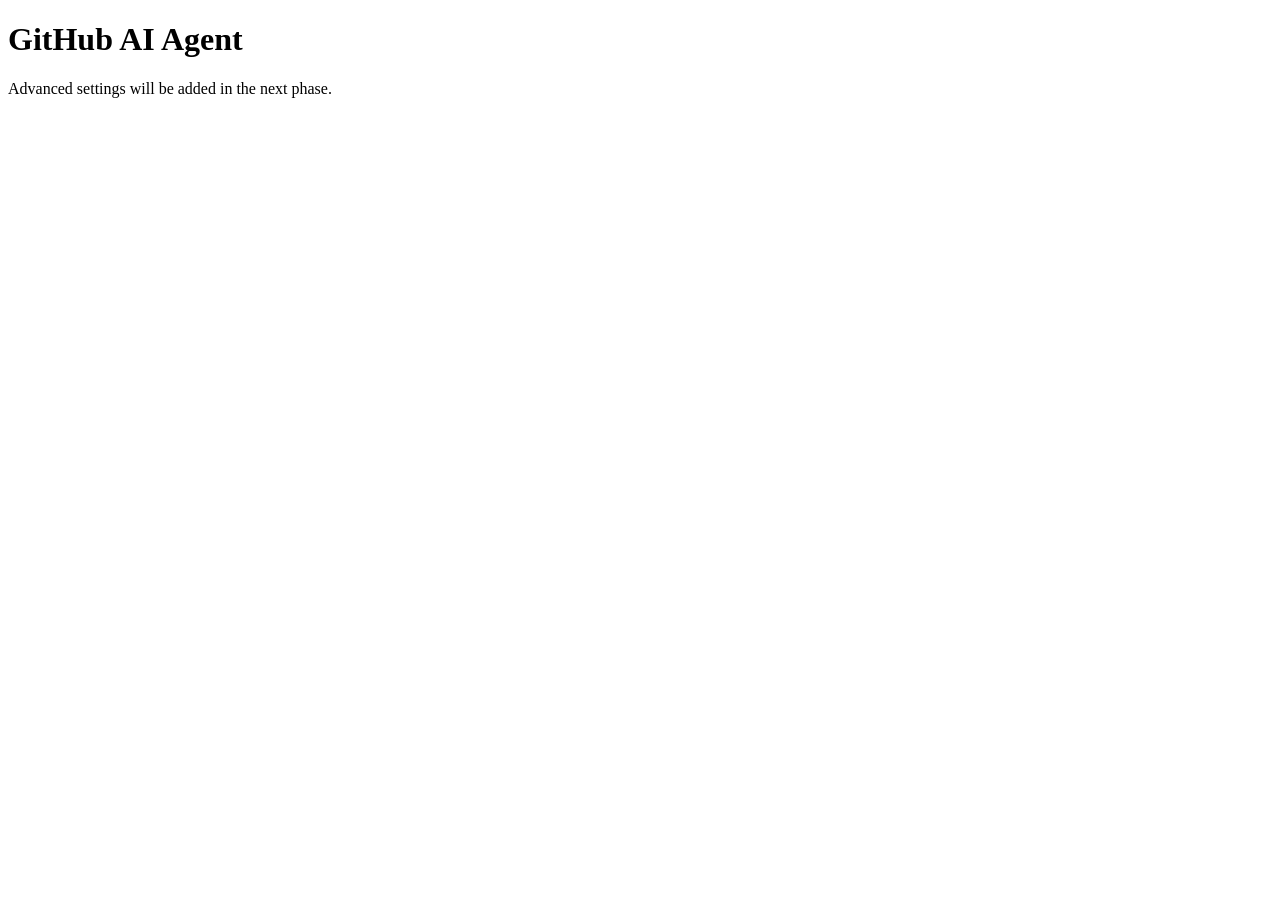
<file: extension/options/index.html>
<!doctype html><html lang="en"><head><meta charset="UTF-8"><meta name="viewport" content="width=device-width,initial-scale=1"><title>GitHub AI Agent Settings</title></head><body><h1>GitHub AI Agent</h1><p>Advanced settings will be added in the next phase.</p></body></html>
</file>
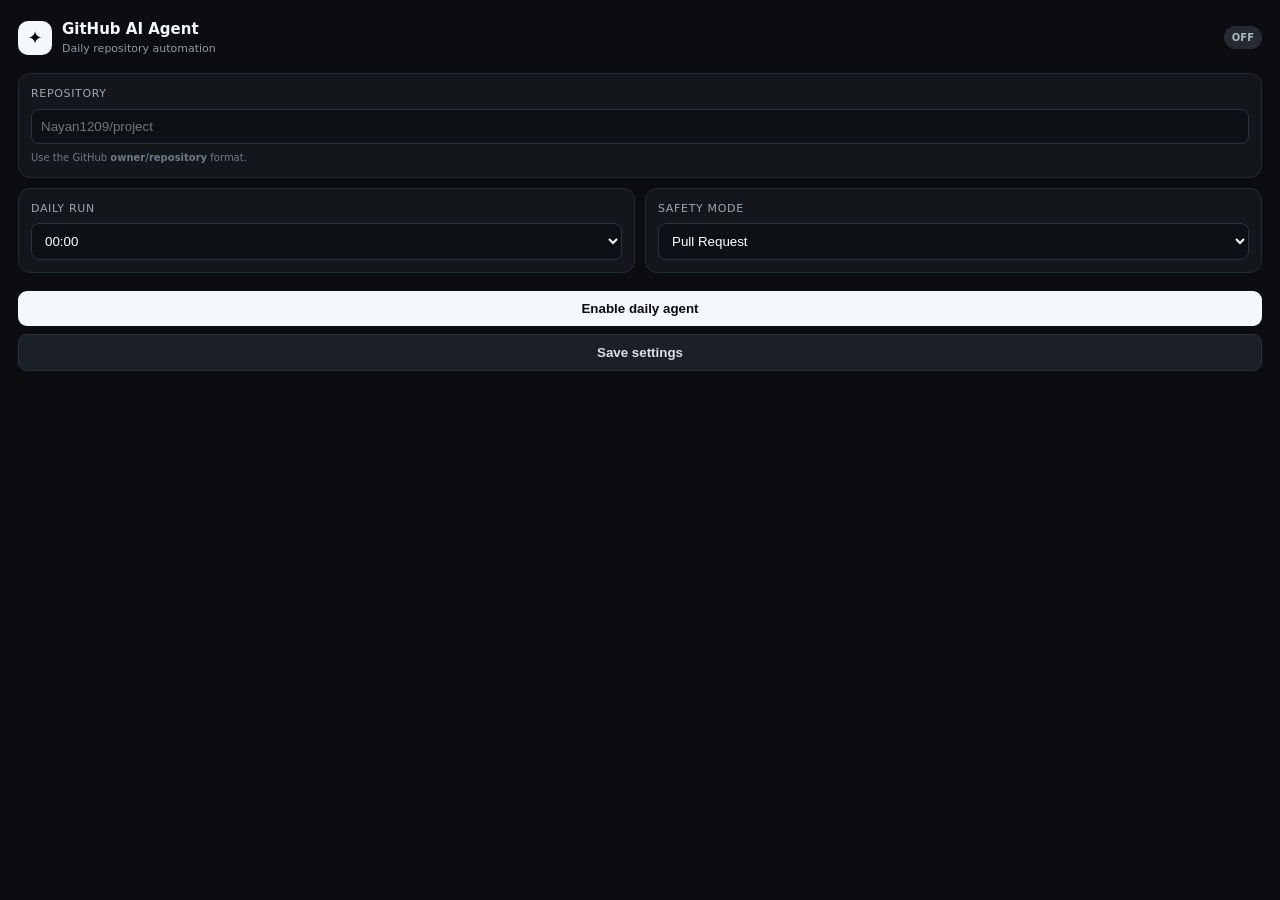
<file: extension/popup/index.html>
<!doctype html>
<html lang="en">
<head>
  <meta charset="UTF-8">
  <meta name="viewport" content="width=device-width,initial-scale=1">
  <title>GitHub AI Agent</title>
  <link rel="stylesheet" href="./popup.css">
</head>
<body>
  <main class="app">
    <header>
      <div class="brand"><span class="mark">✦</span><div><h1>GitHub AI Agent</h1><p>Daily repository automation</p></div></div>
      <span id="status" class="status off">OFF</span>
    </header>

    <section class="card">
      <label for="repository">Repository</label>
      <input id="repository" placeholder="Nayan1209/project" autocomplete="off">
      <small>Use the GitHub <strong>owner/repository</strong> format.</small>
    </section>

    <section class="grid">
      <div class="card"><label for="hour">Daily run</label><select id="hour"></select></div>
      <div class="card"><label for="mode">Safety mode</label><select id="mode"><option value="pull-request">Pull Request</option><option value="direct">Direct main (later)</option></select></div>
    </section>

    <button id="toggle" class="primary">Enable daily agent</button>
    <button id="save" class="secondary">Save settings</button>
    <p id="message" class="message"></p>
  </main>
  <script src="./popup.js"></script>
</body>
</html>
</file>
<file: extension/popup/popup.css>
* { box-sizing: border-box; }
body { margin: 0; min-width: 360px; font: 14px/1.5 Inter, system-ui, sans-serif; background: #0b0d10; color: #f4f7fb; }
.app { padding: 18px; }
header { display:flex; justify-content:space-between; align-items:center; margin-bottom:16px; }
.brand { display:flex; gap:10px; align-items:center; }
.mark { width:34px; height:34px; display:grid; place-items:center; border-radius:10px; background:#f4f7fb; color:#0b0d10; font-size:18px; }
h1 { font-size:15px; margin:0; } p { margin:0; color:#8f98a6; } header p { font-size:11px; }
.status { font-size:10px; font-weight:700; padding:4px 8px; border-radius:999px; } .off { background:#262b33; color:#aeb7c4; } .on { background:#183d2a; color:#73dfa1; }
.card { background:#13171c; border:1px solid #242a32; border-radius:12px; padding:12px; margin-bottom:10px; }
.grid { display:grid; grid-template-columns:1fr 1fr; gap:10px; } .grid .card { margin-bottom:10px; }
label { display:block; font-size:11px; color:#9ca6b4; margin-bottom:6px; text-transform:uppercase; letter-spacing:.06em; }
input, select { width:100%; border:1px solid #2b323c; border-radius:8px; background:#0d1014; color:#fff; padding:9px; outline:none; } input:focus, select:focus { border-color:#6d7785; }
small { display:block; color:#6f7885; margin-top:6px; font-size:10px; }
button { width:100%; border:0; border-radius:9px; padding:10px; font-weight:700; cursor:pointer; margin-top:8px; } .primary { background:#f4f7fb; color:#0b0d10; } .secondary { background:#1b2027; color:#dce2ea; border:1px solid #2a313b; }
.message { min-height:18px; font-size:11px; margin-top:8px; text-align:center; }
</file>
